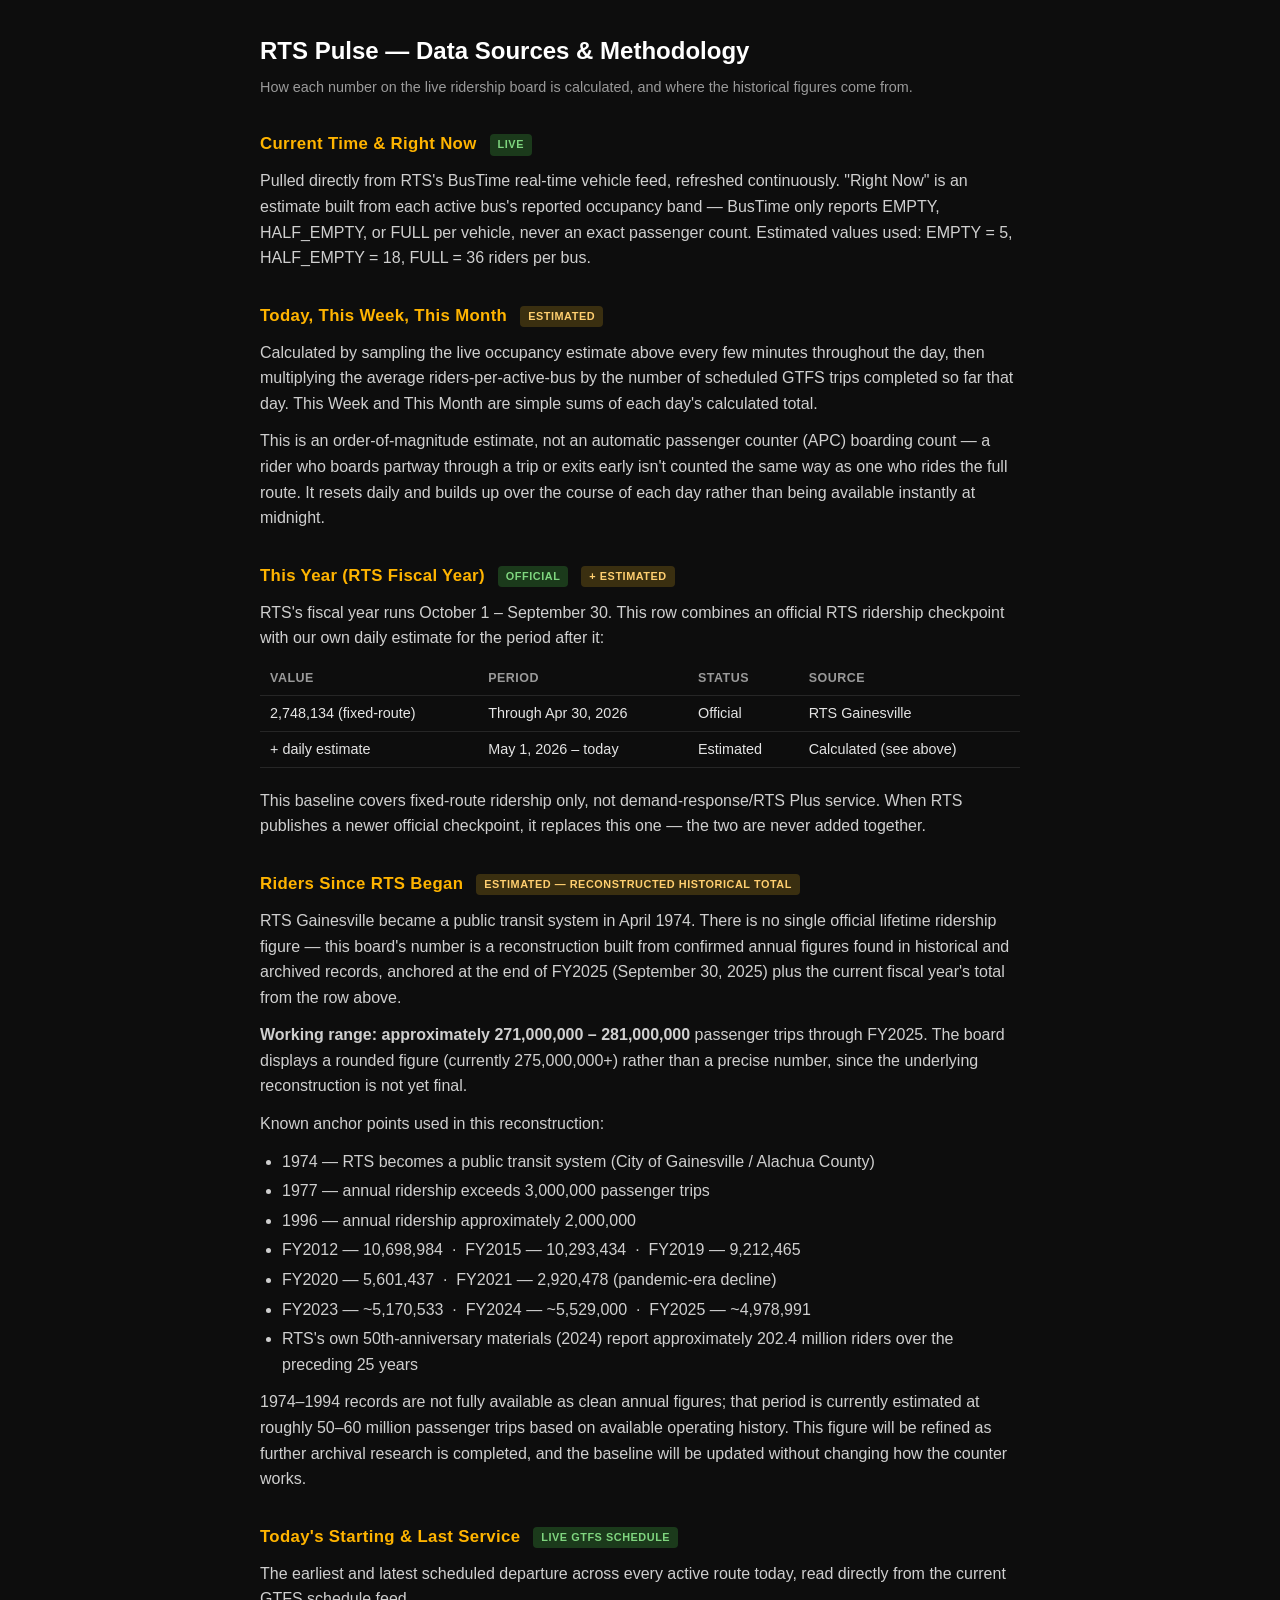
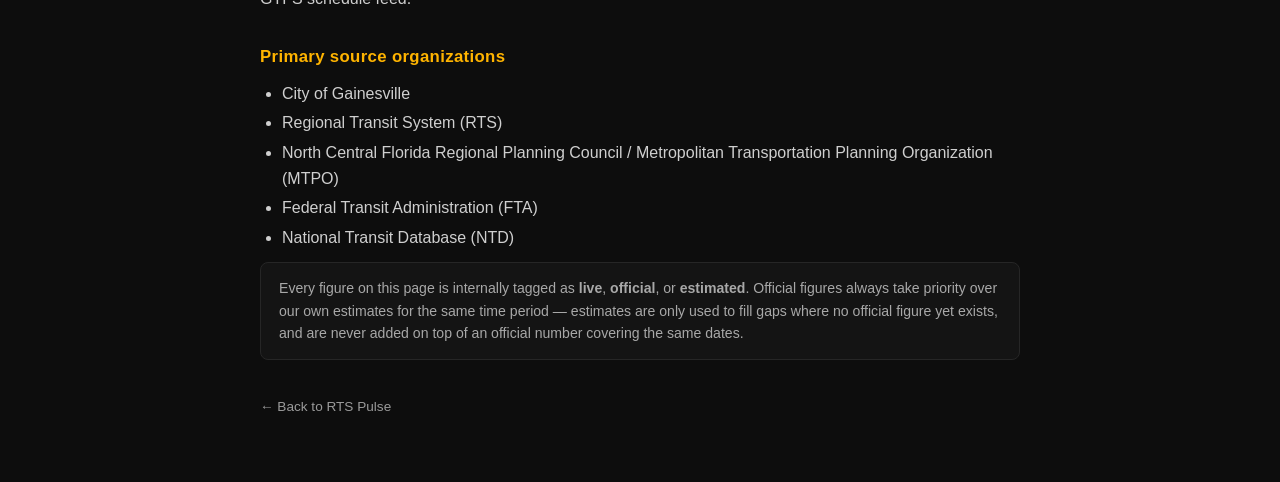
<file: public_html/rts_pulse_sources.html>
<!DOCTYPE html>
<html lang="en">
<head>
<meta charset="UTF-8"/>
<meta name="viewport" content="width=device-width,initial-scale=1"/>
<title>RTS Pulse — Data Sources &amp; Methodology</title>
<style>
  *,*::before,*::after{box-sizing:border-box;margin:0;padding:0}
  body{
    background:#0d0d0d; color:#e4e4e4; font-family:"Segoe UI",Arial,sans-serif;
    line-height:1.6; padding:32px 20px 64px;
  }
  .wrap{ max-width:760px; margin:0 auto; }
  a{ color:#ffb400; }
  h1{ font-size:1.5rem; color:#fff; margin-bottom:6px; }
  .subtitle{ color:#9a9a9a; font-size:.9rem; margin-bottom:32px; }
  h2{ font-size:1.05rem; color:#ffb400; margin:32px 0 10px; letter-spacing:.02em; }
  p{ margin-bottom:12px; color:#cfcfcf; }
  .badge{
    display:inline-block; font-size:.68rem; font-weight:700; letter-spacing:.05em;
    text-transform:uppercase; padding:2px 8px; border-radius:4px; margin-left:8px;
    vertical-align:middle;
  }
  .badge.official{ background:#1b3a1b; color:#7fd67f; }
  .badge.estimated{ background:#3a2f10; color:#ffcf70; }
  ul{ margin:0 0 12px 22px; color:#cfcfcf; }
  li{ margin-bottom:4px; }
  table{ width:100%; border-collapse:collapse; margin:12px 0 20px; font-size:.9rem; }
  th,td{ text-align:left; padding:6px 10px; border-bottom:1px solid #262626; }
  th{ color:#9a9a9a; font-weight:600; font-size:.78rem; text-transform:uppercase; letter-spacing:.04em; }
  .note{ background:#141414; border:1px solid #262626; border-radius:8px; padding:14px 18px; font-size:.88rem; color:#a8a8a8; }
  .back{ display:inline-block; margin-top:36px; font-size:.85rem; color:#9a9a9a; text-decoration:none; }
  .back:hover{ color:#ffb400; }
</style>
</head>
<body>
<div class="wrap">
  <h1>RTS Pulse — Data Sources &amp; Methodology</h1>
  <p class="subtitle">How each number on the live ridership board is calculated, and where the historical figures come from.</p>

  <h2>Current Time &amp; Right Now <span class="badge official">Live</span></h2>
  <p>Pulled directly from RTS's BusTime real-time vehicle feed, refreshed continuously. "Right Now" is an
  estimate built from each active bus's reported occupancy band — BusTime only reports EMPTY, HALF_EMPTY,
  or FULL per vehicle, never an exact passenger count. Estimated values used: EMPTY = 5, HALF_EMPTY = 18,
  FULL = 36 riders per bus.</p>

  <h2>Today, This Week, This Month <span class="badge estimated">Estimated</span></h2>
  <p>Calculated by sampling the live occupancy estimate above every few minutes throughout the day, then
  multiplying the average riders-per-active-bus by the number of scheduled GTFS trips completed so far
  that day. This Week and This Month are simple sums of each day's calculated total.</p>
  <p>This is an order-of-magnitude estimate, not an automatic passenger counter (APC) boarding count — a
  rider who boards partway through a trip or exits early isn't counted the same way as one who rides the
  full route. It resets daily and builds up over the course of each day rather than being available
  instantly at midnight.</p>

  <h2>This Year (RTS Fiscal Year) <span class="badge official">Official</span> <span class="badge estimated">+ Estimated</span></h2>
  <p>RTS's fiscal year runs October 1 – September 30. This row combines an official RTS ridership
  checkpoint with our own daily estimate for the period after it:</p>
  <table>
    <tr><th>Value</th><th>Period</th><th>Status</th><th>Source</th></tr>
    <tr><td>2,748,134 (fixed-route)</td><td>Through Apr 30, 2026</td><td>Official</td><td>RTS Gainesville</td></tr>
    <tr><td>+ daily estimate</td><td>May 1, 2026 – today</td><td>Estimated</td><td>Calculated (see above)</td></tr>
  </table>
  <p>This baseline covers fixed-route ridership only, not demand-response/RTS Plus service. When RTS
  publishes a newer official checkpoint, it replaces this one — the two are never added together.</p>

  <h2>Riders Since RTS Began <span class="badge estimated">Estimated — reconstructed historical total</span></h2>
  <p>RTS Gainesville became a public transit system in April 1974. There is no single official lifetime
  ridership figure — this board's number is a reconstruction built from confirmed annual figures found in
  historical and archived records, anchored at the end of FY2025 (September 30, 2025) plus the current
  fiscal year's total from the row above.</p>
  <p><strong>Working range: approximately 271,000,000 – 281,000,000</strong> passenger trips through FY2025.
  The board displays a rounded figure (currently 275,000,000+) rather than a precise number, since the
  underlying reconstruction is not yet final.</p>
  <p>Known anchor points used in this reconstruction:</p>
  <ul>
    <li>1974 — RTS becomes a public transit system (City of Gainesville / Alachua County)</li>
    <li>1977 — annual ridership exceeds 3,000,000 passenger trips</li>
    <li>1996 — annual ridership approximately 2,000,000</li>
    <li>FY2012 — 10,698,984 &nbsp;·&nbsp; FY2015 — 10,293,434 &nbsp;·&nbsp; FY2019 — 9,212,465</li>
    <li>FY2020 — 5,601,437 &nbsp;·&nbsp; FY2021 — 2,920,478 (pandemic-era decline)</li>
    <li>FY2023 — ~5,170,533 &nbsp;·&nbsp; FY2024 — ~5,529,000 &nbsp;·&nbsp; FY2025 — ~4,978,991</li>
    <li>RTS's own 50th-anniversary materials (2024) report approximately 202.4 million riders over the
      preceding 25 years</li>
  </ul>
  <p>1974–1994 records are not fully available as clean annual figures; that period is currently estimated
  at roughly 50–60 million passenger trips based on available operating history. This figure will be
  refined as further archival research is completed, and the baseline will be updated without changing
  how the counter works.</p>

  <h2>Today's Starting &amp; Last Service <span class="badge official">Live GTFS Schedule</span></h2>
  <p>The earliest and latest scheduled departure across every active route today, read directly from the
  current GTFS schedule feed.</p>

  <h2>Primary source organizations</h2>
  <ul>
    <li>City of Gainesville</li>
    <li>Regional Transit System (RTS)</li>
    <li>North Central Florida Regional Planning Council / Metropolitan Transportation Planning Organization (MTPO)</li>
    <li>Federal Transit Administration (FTA)</li>
    <li>National Transit Database (NTD)</li>
  </ul>

  <div class="note">
    Every figure on this page is internally tagged as <strong>live</strong>, <strong>official</strong>, or
    <strong>estimated</strong>. Official figures always take priority over our own estimates for the same
    time period — estimates are only used to fill gaps where no official figure yet exists, and are never
    added on top of an official number covering the same dates.
  </div>

  <a class="back" href="/RTS_Pulse">&larr; Back to RTS Pulse</a>
</div>
</body>
</html>
</file>
